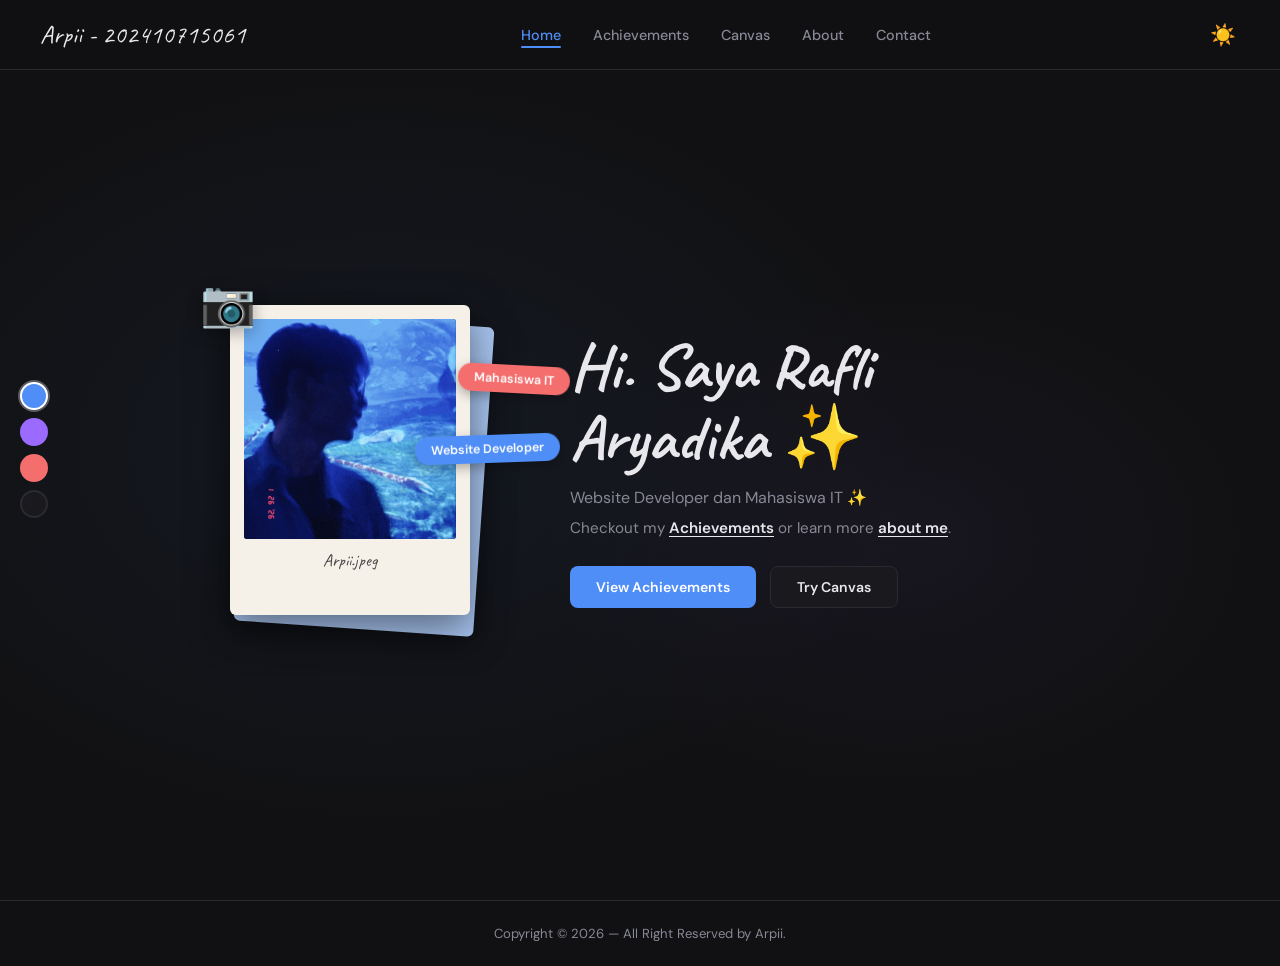
<file: index.html>
<!DOCTYPE html>
<html lang="id">
<head>
<meta charset="UTF-8">
<meta name="viewport" content="width=device-width, initial-scale=1.0">
<title>Arpii — Portfolio</title>
<link href="https://fonts.googleapis.com/css2?family=Caveat:wght@400;700&family=DM+Sans:wght@300;400;500&display=swap" rel="stylesheet">
<link rel="stylesheet" href="css/styles.css">
</head>
<body>

<nav>
  <a href="index.html" class="nav-logo">Arpii - 202410715061</a>
  <ul class="nav-links" id="navLinks">
    <li><a href="index.html" class="active" onclick="setActive(this)">Home</a></li>
    <li><a href="pages/achievements.html" onclick="setActive(this)">Achievements</a></li>
    <li><a href="pages/canvas.html" onclick="setActive(this)">Canvas</a></li>
    <li><a href="pages/about.html" onclick="setActive(this)">About</a></li>
    <li><a href="pages/contact.html" onclick="setActive(this)">Contact</a></li>
  </ul>
  <div class="nav-right">
  <button class="theme-btn" onclick="toggleTheme()" title="Toggle theme">☀️</button>
  <button class="hamburger" id="hamburger" onclick="toggleNav()" aria-label="Menu">
    <span></span><span></span><span></span>
  </button>
  </div>
</nav>

<div class="sidebar-palette" id="sidebarPalette">
  <div class="palette-dot active" style="background:#4f8ef7" title="Blue" onclick="setAccent('#4f8ef7', this)"></div>
  <div class="palette-dot" style="background:#9b6bff" title="Purple" onclick="setAccent('#9b6bff', this)"></div>
  <div class="palette-dot" style="background:#f46e6e" title="Red" onclick="setAccent('#f46e6e', this)"></div>
  <div class="palette-dot special" title="Open Canvas" onclick="openCanvas()"></div>
</div>

<section id="home">
  <div class="polaroid-stack" id="polaroidEl">
    <div class="polaroid-back"></div>
    <div class="polaroid-front">
      <div class="polaroid-photo">
        <img src="img/Arpii.jpeg" alt="Arpii">
      </div>
  <div class="polaroid-label">Arpii.jpeg</div>
</div>
    <div class="camera-icon">📷</div>
    <div class="badge badge-red">Mahasiswa IT</div>
    <div class="badge badge-blue">Website Developer</div>
  </div>

  <div class="hero-text">
    <h1 class="hero-greeting">Hi. Saya Rafli Aryadika ✨</h1>
    <p class="hero-sub">Website Developer dan Mahasiswa IT ✨</p>
    <p class="hero-links">
      Checkout my <a href="pages/achievements.html">Achievements</a> or learn more <a href="pages/about.html">about me</a>.
    </p>
    <div class="hero-cta">
      <a href="pages/achievements.html" class="btn btn-primary">View Achievements</a>
      <a href="pages/canvas.html" class="btn btn-ghost">Try Canvas</a>
    </div>
  </div>
</section>

<footer>Copyright © 2026 — All Right Reserved by Arpii.</footer>


<div id="canvasModal">
  <div class="modal-inner">
    <div class="modal-header">
      <span class="modal-title">🎨 Canvas Fullscreen</span>
      <button class="close-btn" onclick="closeCanvas()">✕</button>
    </div>
    <canvas id="drawCanvasFull" style="width:100%;height:500px;border-radius:10px;cursor:crosshair;background:#16161a;display:block;touch-action:none;"></canvas>
    <div style="display:flex;gap:10px;margin-top:14px;justify-content:flex-end">
      <button class="tool-btn" onclick="clearFullCanvas()">🗑️ Clear</button>
      <button class="btn btn-primary" onclick="downloadFullCanvas()">💾 Download</button>
    </div>
  </div>
</div>

<button class="scroll-top" id="scrollTopBtn" onclick="window.scrollTo({top:0,behavior:'smooth'})">↑</button>

  <div id="pageTransition">
    <img src="img/oia-uia.gif"
      class="transition-gif"
      alt="Loading animation"
      title="Page loading">
  </div>

<script src="js/script.js"></script>
</body>
</html>
</file>
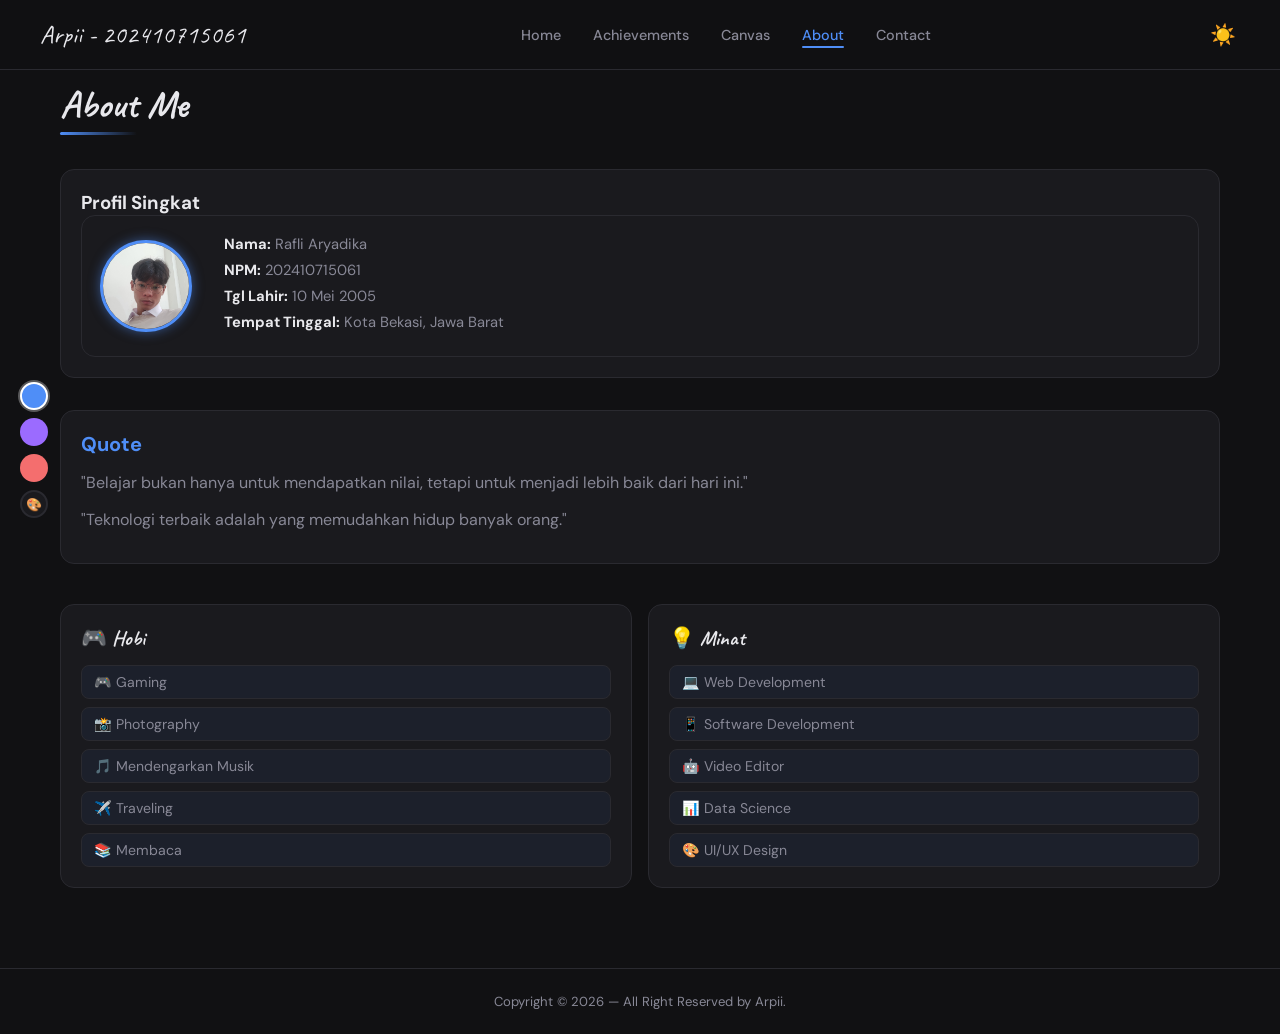
<file: pages/about.html>
<!DOCTYPE html>
<html lang="id">
<head>
<meta charset="UTF-8">
<meta name="viewport" content="width=device-width, initial-scale=1.0">
<title>Arpii — About</title>
<link href="https://fonts.googleapis.com/css2?family=Caveat:wght@400;700&family=DM+Sans:wght@300;400;500&display=swap" rel="stylesheet">
<link rel="stylesheet" href="../css/styles.css">
</head>
<body>

<nav>
  <a href="index.html" class="nav-logo">Arpii - 202410715061</a>
  <ul class="nav-links" id="navLinks">
    <li><a href="../index.html">Home</a></li>
    <li><a href="achievements.html">Achievements</a></li>
    <li><a href="canvas.html">Canvas</a></li>
    <li><a href="about.html" class="active">About</a></li>
    <li><a href="contact.html">Contact</a></li>
  </ul>
  <div class="nav-right">
  <button class="theme-btn" onclick="toggleTheme()" title="Toggle theme">☀️</button>
  <button class="hamburger" id="hamburger" onclick="toggleNav()" aria-label="Menu">
    <span></span><span></span><span></span>
  </button>
  </div>
</nav>

<div class="sidebar-palette" id="sidebarPalette">
  <div class="palette-dot active" style="background:#4f8ef7" title="Blue" onclick="setAccent('#4f8ef7', this)"></div>
  <div class="palette-dot" style="background:#9b6bff" title="Purple" onclick="setAccent('#9b6bff', this)"></div>
  <div class="palette-dot" style="background:#f46e6e" title="Red" onclick="setAccent('#f46e6e', this)"></div>
  <div class="palette-dot special" title="Open Canvas" onclick="window.location.href='canvas.html'">🎨</div>
</div>

<section id="about">
  <h2 class="section-title">About Me</h2>

  <div class="about-grid">

    <section class="about-main">
      <h3>Profil Singkat</h3>
      <div class="profile-card">
        <img src="../img/rafli.jpg" alt="Rafli Aryadika" class="profile-img">

        <div class="profile-info">
          <p><strong>Nama:</strong> Rafli Aryadika</p>
          <p><strong>NPM:</strong> 202410715061</p>
          <p><strong>Tgl Lahir:</strong> 10 Mei 2005</p>
          <p><strong>Tempat Tinggal:</strong> Kota Bekasi, Jawa Barat</p>
        </div>
      </div>
    </section>

    <aside class="about-aside">
      <h3>Quote</h3>
      <p>"Belajar bukan hanya untuk mendapatkan nilai, tetapi untuk menjadi lebih baik dari hari ini."</p>
      <p>"Teknologi terbaik adalah yang memudahkan hidup banyak orang."</p>
    </aside>

  </div>

  <div class="about-hobbies">
      <div class="hobbies-col">
        <h3 class="hobbies-title">🎮 Hobi</h3>
        <ul class="hobbies-list">
          <li>🎮 Gaming</li>
          <li>📸 Photography</li>
          <li>🎵 Mendengarkan Musik</li>
          <li>✈️ Traveling</li>
          <li>📚 Membaca</li>
        </ul>
      </div>
      <div class="hobbies-col">
        <h3 class="hobbies-title">💡 Minat</h3>
        <ul class="hobbies-list">
          <li>💻 Web Development</li>
          <li>📱 Software Development</li>
          <li>🤖 Video Editor</li>
          <li>📊 Data Science</li>
          <li>🎨 UI/UX Design</li>
        </ul>
      </div>
    </div>
</section>

<footer>Copyright © 2026 — All Right Reserved by Arpii.</footer>

<button class="scroll-top" id="scrollTopBtn" onclick="window.scrollTo({top:0,behavior:'smooth'})">↑</button>

  <div id="pageTransition">
    <img src="../img/oia-uia.gif"
      class="transition-gif"
      alt="Loading animation"
      title="Page loading">
  </div>

<script src="../js/script.js"></script>
</body>
</html>
</file>
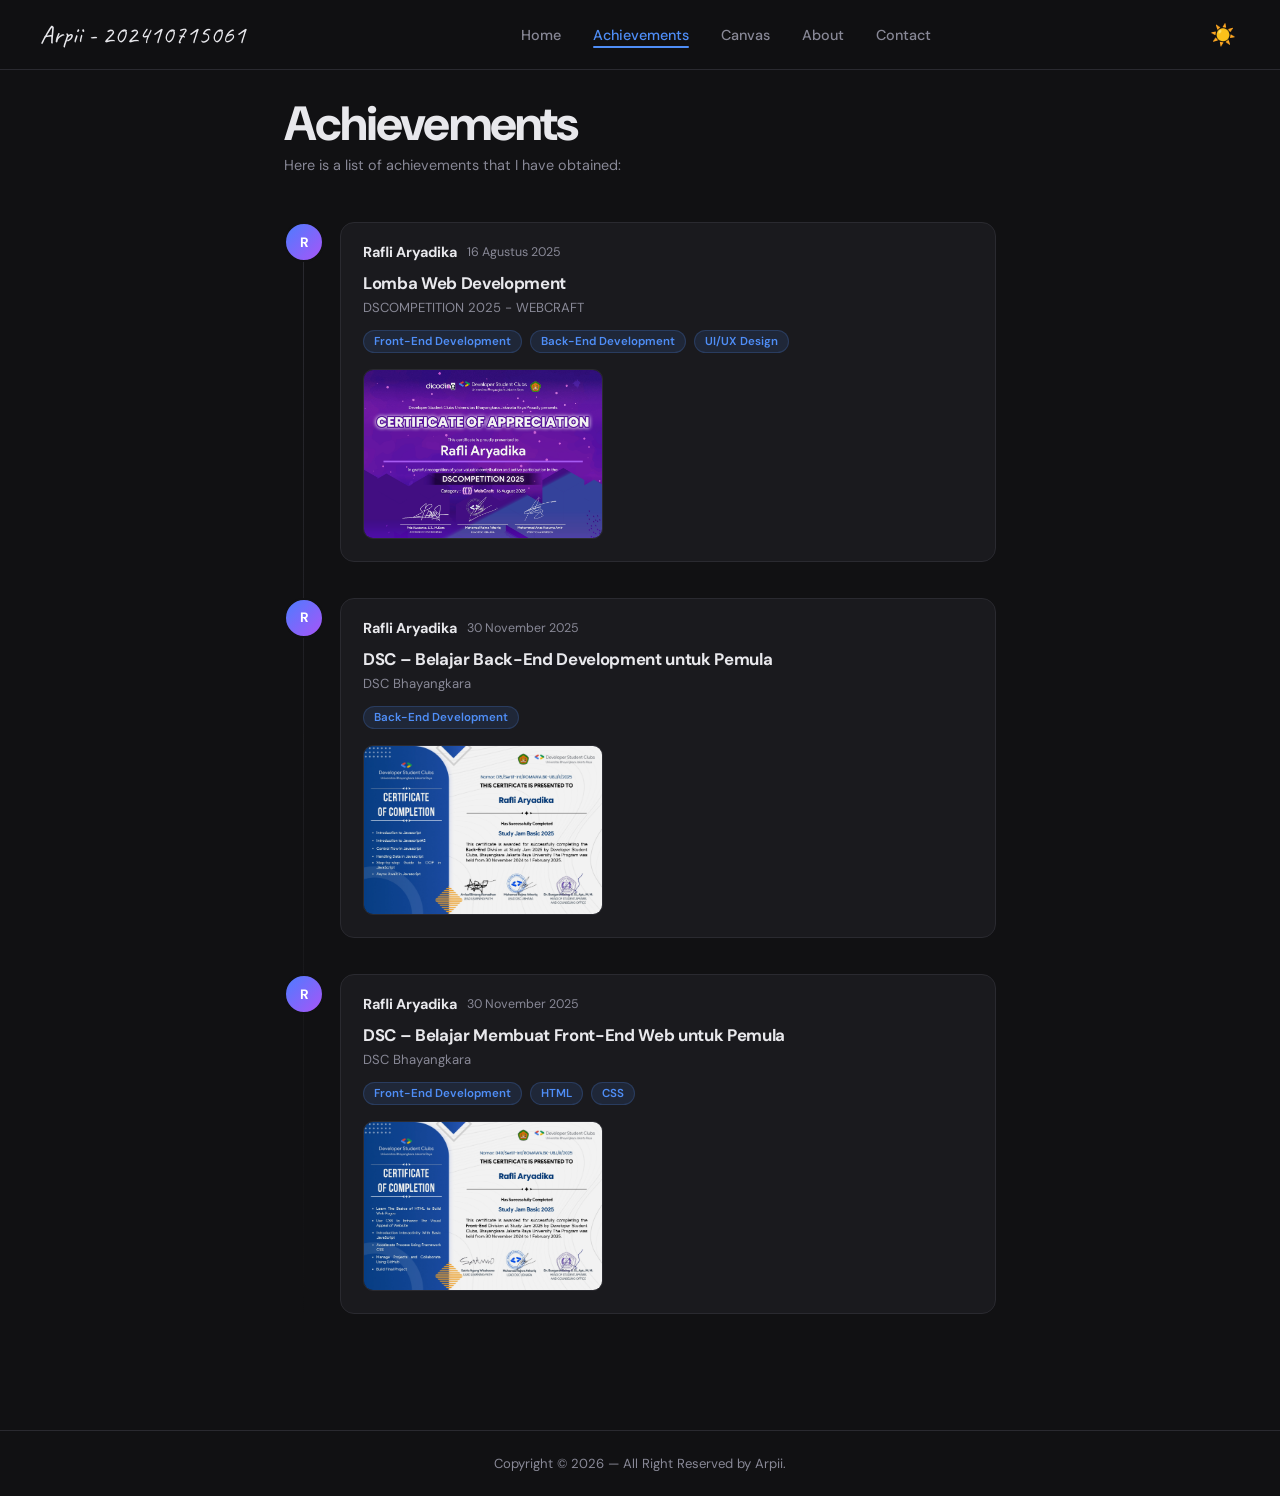
<file: pages/achievements.html>
<!DOCTYPE html>
<html lang="id">
<head>
<meta charset="UTF-8">
<meta name="viewport" content="width=device-width, initial-scale=1.0">
<title>Achievements – Arpii</title>
<link href="https://fonts.googleapis.com/css2?family=Caveat:wght@400;700&family=DM+Sans:wght@300;400;500&display=swap" rel="stylesheet">
<link rel="stylesheet" href="../css/styles.css">
</head>
<body>

<!-- NAVBAR -->
<nav>
  <a href="index.html" class="nav-logo">Arpii - 202410715061</a>
  <ul class="nav-links" id="navLinks">
    <li><a href="../index.html">Home</a></li>
    <li><a href="achievements.html" class="active">Achievements</a></li>
    <li><a href="canvas.html">Canvas</a></li>
    <li><a href="about.html">About</a></li>
    <li><a href="contact.html">Contact</a></li>
  </ul>
  <div class="nav-right">
    <button class="theme-btn" onclick="toggleTheme()" title="Toggle theme">☀️</button>
    <button class="hamburger" id="hamburger" onclick="toggleNav()" aria-label="Menu">
  <span></span><span></span><span></span>
  </button>
  </div>
</nav>

<!-- MAIN -->
<main class="page">
  <div class="page-header">
    <h1>Achievements</h1>
    <p>Here is a list of achievements that I have obtained:</p>
  </div>

  <div class="timeline">

    <!-- Achievement 1 -->
    <div class="achievement-item">
      <div class="avatar-col">
        <div class="avatar">R</div>
      </div>
      <div class="card">
        <div class="card-meta">
          <span class="card-name">Rafli Aryadika</span>
          <span class="card-date">16 Agustus 2025</span>
        </div>
        <div class="card-title">Lomba Web Development</div>
        <div class="card-issuer">DSCOMPETITION 2025 - WEBCRAFT</div>
        <div class="tags">
          <span class="tag">Front-End Development</span>
          <span class="tag">Back-End Development</span>
          <span class="tag">UI/UX Design</span>
        </div>
        <div class="cert-img-wrap" onclick="openLightbox(this)">
          <img src="../img/DSCompetition.jpg" alt="Sertifikat Participation">
        </div>
      </div>
    </div>

    <!-- Achievement 2 -->
    <div class="achievement-item">
      <div class="avatar-col">
        <div class="avatar">R</div>
      </div>
      <div class="card">
        <div class="card-meta">
          <span class="card-name">Rafli Aryadika</span>
          <span class="card-date">30 November 2025</span>
        </div>
        <div class="card-title">DSC – Belajar Back-End Development untuk Pemula</div>
        <div class="card-issuer">DSC Bhayangkara</div>
        <div class="tags">
          <span class="tag">Back-End Development</span>
        </div>
        <div class="cert-img-wrap" onclick="openLightbox(this)">
          <img src="../img/backend.jpg" alt="Sertifikat Backend">
        </div>
      </div>
    </div>

    <div class="achievement-item">
      <div class="avatar-col">
        <div class="avatar">R</div>
      </div>
      <div class="card">
        <div class="card-meta">
          <span class="card-name">Rafli Aryadika</span>
          <span class="card-date">30 November 2025</span>
        </div>
        <div class="card-title">DSC – Belajar Membuat Front-End Web untuk Pemula</div>
        <div class="card-issuer">DSC Bhayangkara</div>
        <div class="tags">
          <span class="tag">Front-End Development</span>
          <span class="tag">HTML</span>
          <span class="tag">CSS</span>
        </div>
        <div class="cert-img-wrap" onclick="openLightbox(this)">
          <img src="../img/frontend.jpg" alt="Sertifikat Frontend">
        </div>
      </div>
    </div>

  </div>
</main>

<!-- LIGHTBOX -->
<div class="lightbox" id="lightbox" onclick="closeLightbox(event)">
  <button class="lightbox-close" onclick="closeLightbox()">✕</button>
</div>

  <div id="pageTransition">
    <img src="../img/oia-uia.gif"
      class="transition-gif"
      alt="Loading animation"
      title="Page loading">
  </div>

<footer>Copyright © 2026 — All Right Reserved by Arpii.</footer>

<script src="../js/script.js"></script>
</body>
</html>
</file>
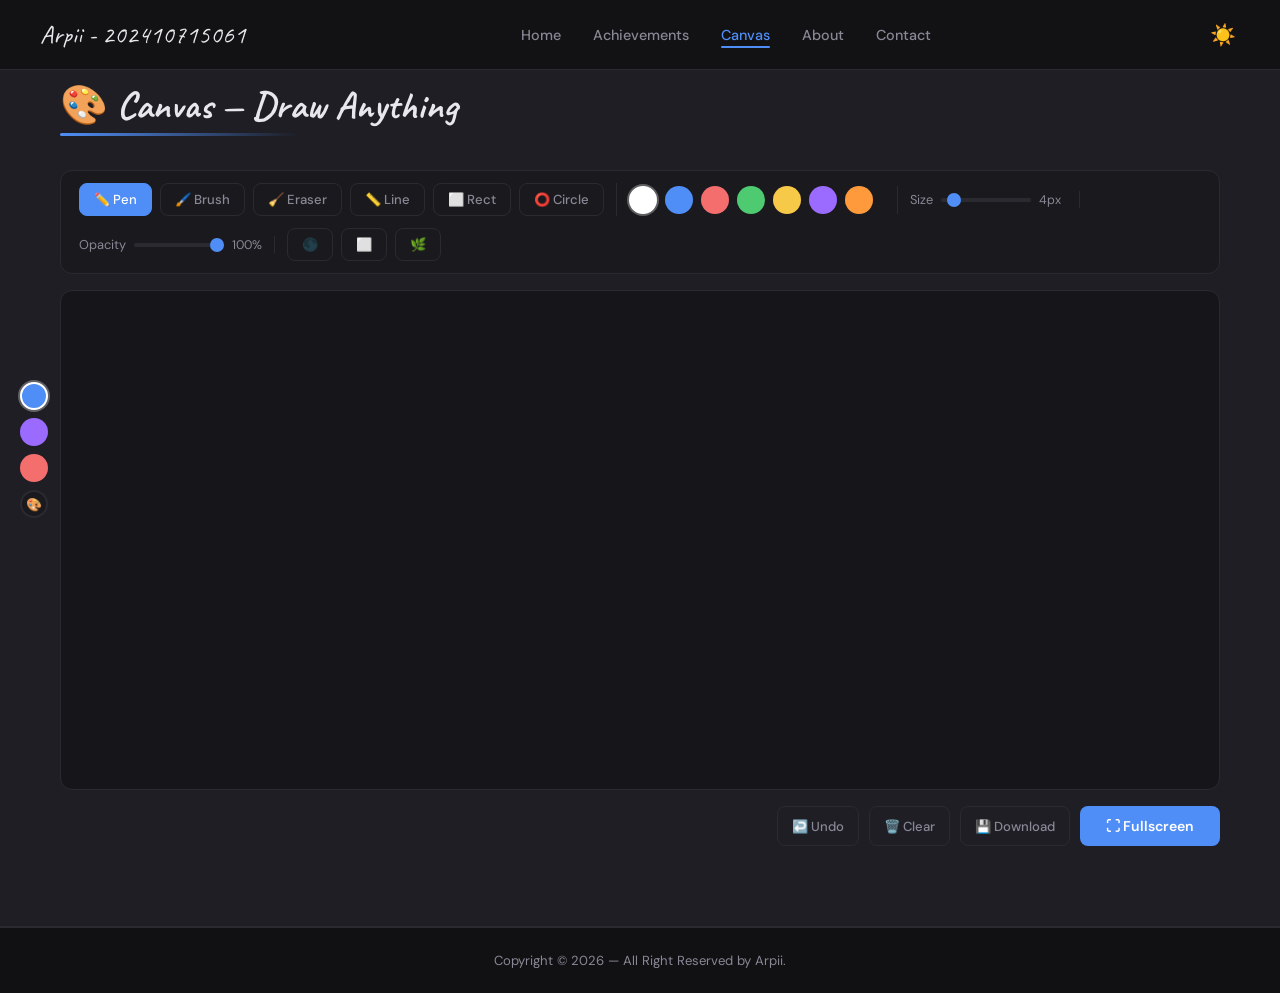
<file: pages/canvas.html>
<!DOCTYPE html>
<html lang="id">
<head>
<meta charset="UTF-8">
<meta name="viewport" content="width=device-width, initial-scale=1.0">
<title>Arpii — Canvas</title>
<link href="https://fonts.googleapis.com/css2?family=Caveat:wght@400;700&family=DM+Sans:wght@300;400;500&display=swap" rel="stylesheet">
<link rel="stylesheet" href="../css/styles.css">
</head>
<body>

<nav>
  <a href="../index.html" class="nav-logo">Arpii - 202410715061</a>
  <ul class="nav-links" id="navLinks">
    <li><a href="../index.html">Home</a></li>
    <li><a href="achievements.html">Achievements</a></li>
    <li><a href="canvas.html" class="active">Canvas</a></li>
    <li><a href="about.html">About</a></li>
    <li><a href="contact.html">Contact</a></li>
  </ul>
  <div class="nav-right">
  <button class="theme-btn" onclick="toggleTheme()" title="Toggle theme">☀️</button>
  <button class="hamburger" id="hamburger" onclick="toggleNav()" aria-label="Menu">
    <span></span><span></span><span></span>
  </button>
  </div>
</nav>

<div class="sidebar-palette" id="sidebarPalette">
  <div class="palette-dot active" style="background:#4f8ef7" title="Blue" onclick="setAccent('#4f8ef7', this)"></div>
  <div class="palette-dot" style="background:#9b6bff" title="Purple" onclick="setAccent('#9b6bff', this)"></div>
  <div class="palette-dot" style="background:#f46e6e" title="Red" onclick="setAccent('#f46e6e', this)"></div>
  <div class="palette-dot special" title="Open Canvas" onclick="openCanvas()">🎨</div>
</div>

<section id="canvas-section">
  <h2 class="section-title">🎨 Canvas — Draw Anything</h2>
  <div class="canvas-wrapper">
    <div class="canvas-toolbar">

      <div class="toolbar-group">
        <button class="tool-btn active" id="toolPen" onclick="setTool('pen', this)">✏️ Pen</button>
        <button class="tool-btn" id="toolBrush" onclick="setTool('brush', this)">🖌️ Brush</button>
        <button class="tool-btn" id="toolEraser" onclick="setTool('eraser', this)">🧹 Eraser</button>
        <button class="tool-btn" id="toolLine" onclick="setTool('line', this)">📏 Line</button>
        <button class="tool-btn" id="toolRect" onclick="setTool('rect', this)">⬜ Rect</button>
        <button class="tool-btn" id="toolCircle" onclick="setTool('circle', this)">⭕ Circle</button>
      </div>


      <div class="toolbar-group">
        <div class="color-swatch selected" style="background:#ffffff" onclick="setColor('#ffffff', this)"></div>
        <div class="color-swatch" style="background:#4f8ef7" onclick="setColor('#4f8ef7', this)"></div>
        <div class="color-swatch" style="background:#f46e6e" onclick="setColor('#f46e6e', this)"></div>
        <div class="color-swatch" style="background:#4ecb71" onclick="setColor('#4ecb71', this)"></div>
        <div class="color-swatch" style="background:#f7c948" onclick="setColor('#f7c948', this)"></div>
        <div class="color-swatch" style="background:#9b6bff" onclick="setColor('#9b6bff', this)"></div>
        <div class="color-swatch" style="background:#ff9a3c" onclick="setColor('#ff9a3c', this)"></div>
        <label style="cursor:pointer" title="Custom color">
          <span class="color-swatch" style="background: conic-gradient(red,yellow,lime,cyan,blue,magenta,red)"></span>
          <input type="color" class="color-input" id="colorPicker" oninput="setColor(this.value, null)">
        </label>
      </div>


      <div class="toolbar-group">
        <span style="font-size:0.8rem;color:var(--muted)">Size</span>
        <input type="range" class="size-slider" id="brushSize" min="1" max="40" value="4" oninput="updateSize(this.value)">
        <span class="size-label" id="sizeLabel">4px</span>
      </div>


      <div class="toolbar-group">
        <span style="font-size:0.8rem;color:var(--muted)">Opacity</span>
        <input type="range" class="size-slider" id="opacitySlider" min="10" max="100" value="100" oninput="updateOpacity(this.value)">
        <span class="size-label" id="opacityLabel">100%</span>
      </div>


      <div class="toolbar-group">
        <button class="tool-btn" onclick="setCanvasBg('#16161a')" title="Dark bg">🌑</button>
        <button class="tool-btn" onclick="setCanvasBg('#ffffff')" title="White bg">⬜</button>
        <button class="tool-btn" onclick="setCanvasBg('#1a2a1a')" title="Green bg">🌿</button>
      </div>
    </div>

    <canvas id="drawCanvas"></canvas>

    <div class="canvas-footer">
      <button class="tool-btn" onclick="undoCanvas()">↩️ Undo</button>
      <button class="tool-btn" onclick="clearCanvas()">🗑️ Clear</button>
      <button class="tool-btn" onclick="downloadCanvas()">💾 Download</button>
      <button class="btn btn-primary" onclick="openCanvas()">⛶ Fullscreen</button>
    </div>
  </div>
</section>


<footer>Copyright © 2026 — All Right Reserved by Arpii.</footer>

<div id="canvasModal">
  <div class="modal-inner">
    <div class="modal-header">
      <span class="modal-title">🎨 Canvas Fullscreen</span>
      <button class="close-btn" onclick="closeCanvas()">✕</button>
    </div>
    <canvas id="drawCanvasFull" style="width:100%;height:500px;border-radius:10px;cursor:crosshair;background:#16161a;display:block;touch-action:none;"></canvas>
    <div style="display:flex;gap:10px;margin-top:14px;justify-content:flex-end">
      <button class="tool-btn" onclick="clearFullCanvas()">🗑️ Clear</button>
      <button class="btn btn-primary" onclick="downloadFullCanvas()">💾 Download</button>
    </div>
  </div>
</div>

<button class="scroll-top" id="scrollTopBtn" onclick="window.scrollTo({top:0,behavior:'smooth'})">↑</button>

  <div id="pageTransition">
    <img src="../img/oia-uia.gif"
      class="transition-gif"
      alt="Loading animation"
      title="Page loading">
  </div>

  <script src="../js/script.js" defer></script>
</body>
</html>
</file>
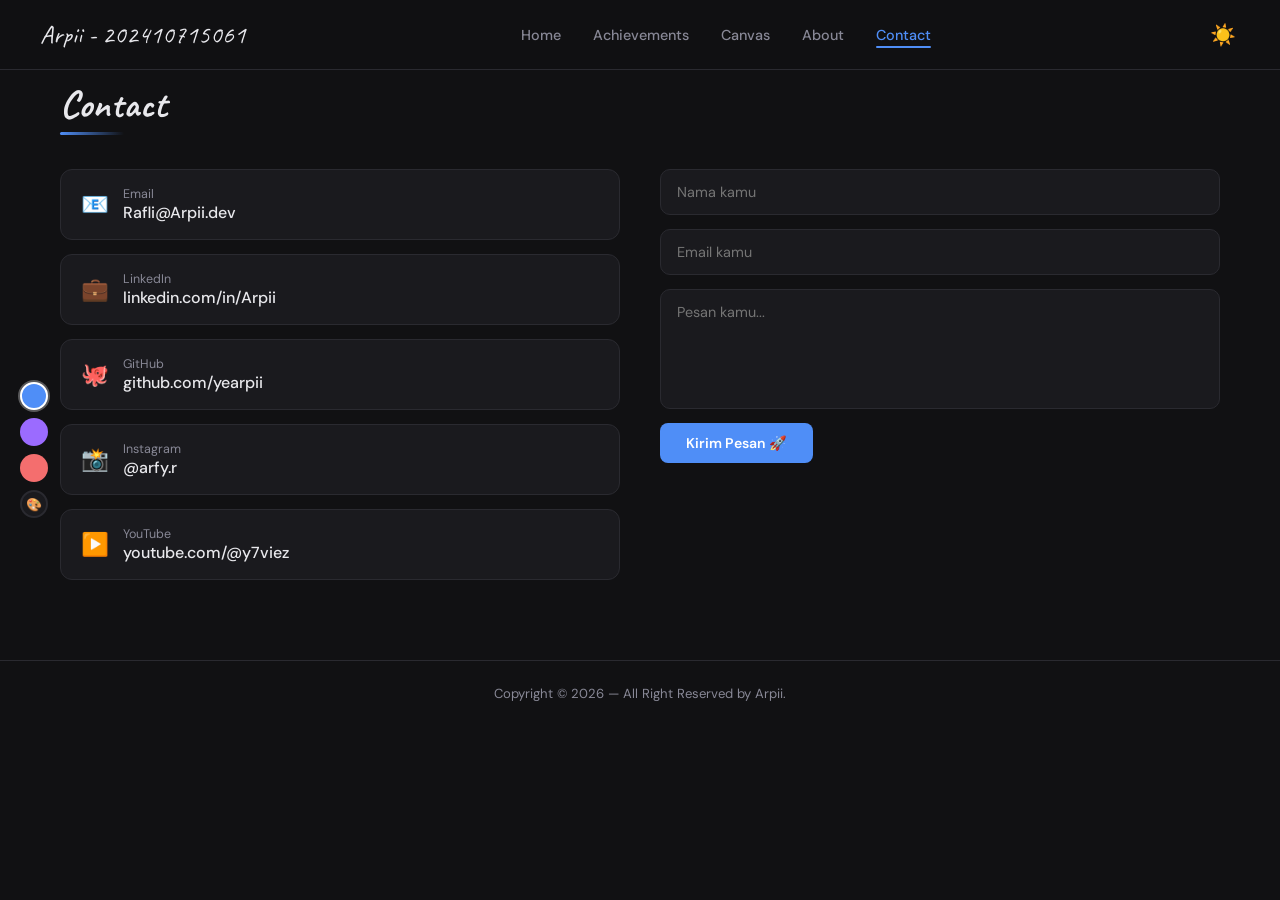
<file: pages/contact.html>
<!DOCTYPE html>
<html lang="id">
<head>
<meta charset="UTF-8">
<meta name="viewport" content="width=device-width, initial-scale=1.0">
<title>Arpii — Contact</title>
<link href="https://fonts.googleapis.com/css2?family=Caveat:wght@400;700&family=DM+Sans:wght@300;400;500&display=swap" rel="stylesheet">
<link rel="stylesheet" href="../css/styles.css">
</head>
<body>

<nav>
  <a href="../index.html" class="nav-logo">Arpii - 202410715061</a>
  <ul class="nav-links" id="navLinks">
    <li><a href="../index.html">Home</a></li>
    <li><a href="achievements.html">Achievements</a></li>
    <li><a href="canvas.html">Canvas</a></li>
    <li><a href="about.html">About</a></li>
    <li><a href="contact.html" class="active">Contact</a></li>
  </ul>
  <div class="nav-right">
  <button class="theme-btn" onclick="toggleTheme()" title="Toggle theme">☀️</button>
  <button class="hamburger" id="hamburger" onclick="toggleNav()" aria-label="Menu">
    <span></span><span></span><span></span>
  </button>
  </div>
</nav>

<div class="sidebar-palette" id="sidebarPalette">
  <div class="palette-dot active" style="background:#4f8ef7" title="Blue" onclick="setAccent('#4f8ef7', this)"></div>
  <div class="palette-dot" style="background:#9b6bff" title="Purple" onclick="setAccent('#9b6bff', this)"></div>
  <div class="palette-dot" style="background:#f46e6e" title="Red" onclick="setAccent('#f46e6e', this)"></div>
  <div class="palette-dot special" title="Open Canvas" onclick="window.location.href='canvas.html'">🎨</div>
</div>

<section id="contact">
  <h2 class="section-title">Contact</h2>
  <div class="contact-grid">
    <div class="contact-links">
      <a href="mailto:Rafliaryadika@Arpii.dev" class="contact-link" target="_blank"><span class="contact-link-icon">📧</span><div><div class="contact-link-label">Email</div><div class="contact-link-value">Rafli@Arpii.dev</div></div></a>
      <a href="https://www.linkedin.com/in/rafli-aryadika-8a33832b1/?locale=en" class="contact-link" target="_blank"><span class="contact-link-icon">💼</span><div><div class="contact-link-label">LinkedIn</div><div class="contact-link-value">linkedin.com/in/Arpii</div></div></a>
      <a href="https://github.com/yearpii" class="contact-link" target="_blank"><span class="contact-link-icon">🐙</span><div><div class="contact-link-label">GitHub</div><div class="contact-link-value">github.com/yearpii</div></div></a>
      <a href="https://www.instagram.com/arfy.r" class="contact-link" target="_blank"><span class="contact-link-icon">📸</span><div><div class="contact-link-label">Instagram</div><div class="contact-link-value">@arfy.r</div></div></a>
      <a href="https://www.youtube.com/@y7viez" class="contact-link" target="_blank"><span class="contact-link-icon">▶️</span><div><div class="contact-link-label">YouTube</div><div class="contact-link-value">youtube.com/@y7viez</div></div></a>
    </div>
    <div class="contact-form">
      <input type="text" class="form-input" placeholder="Nama kamu">
      <input type="email" class="form-input" placeholder="Email kamu">
      <textarea class="form-textarea" placeholder="Pesan kamu..."></textarea>
      <button class="btn btn-primary" style="align-self:flex-start" onclick="alert('Pesan terkirim! ✅')">Kirim Pesan 🚀</button>
    </div>
  </div>
</section>

<footer>Copyright © 2026 — All Right Reserved by Arpii.</footer>

<button class="scroll-top" id="scrollTopBtn" onclick="window.scrollTo({top:0,behavior:'smooth'})">↑</button>

  <div id="pageTransition">
    <img src="../img/oia-uia.gif"
      class="transition-gif"
      alt="Loading animation"
      title="Page loading">
  </div>

<script src="../js/script.js"></script>
</body>
</html>
</file>
<file: css/styles.css>
html{
  scroll-behavior: smooth;
}

:root {
  --bg:            #111113;
  --surface:       #1a1a1e;
  --border:        #2a2a30;
  --accent-blue:   #4f8ef7;
  --accent-pink:   #f46e6e;
  --accent-purple: #9b6bff;
  --text:          #e8e8ec;
  --muted:         #888896;
  --polaroid-bg:   #f5f0e8;
  --canvas-bg:     #1e1e24;
}

*, *::before, *::after {
  box-sizing: border-box;
  margin: 0;
  padding: 0;
}

html {
  scroll-behavior: smooth;
}

body {
  background:   var(--bg);
  color:        var(--text);
  font-family:  'DM Sans', sans-serif;
  min-height:   100vh;
  overflow-x:   hidden;
  transition:   background 0.4s ease, color 0.3s ease;
}

body, nav, .polaroid-front, .stat-box, .contact-link,
.form-input, .form-textarea, .card, .project-card,
.canvas-toolbar, #drawCanvas, .modal-inner {
  transition: background 0.4s ease, border-color 0.3s ease, color 0.3s ease;
}

nav {
  position:        fixed;
  top: 0; left: 0; right: 0;
  z-index:         100;
  display:         flex;
  align-items:     center;
  justify-content: space-between;
  flex-wrap:       wrap;
  padding:         18px 40px;
  background:      rgba(17,17,19,0.85);
  backdrop-filter: blur(12px);
  border-bottom:   1px solid var(--border);
  transition:      background 0.4s ease, border-color 0.3s ease;
}

.nav-logo {
  font-family:     'Caveat', cursive;
  font-size:       1.6rem;
  color:           var(--text);
  text-decoration: none;
}

.nav-links {
  display:    flex;
  gap:        32px;
  list-style: none;
}

.nav-links a {
  color:           var(--muted);
  text-decoration: none;
  font-size:       0.9rem;
  font-weight:     500;
  position:        relative;
  transition:      color 0.2s;
}

.nav-links a:hover          { color: var(--text); }
.nav-links a.active         { color: var(--accent-blue); }
.nav-links a.active::after  {
  content:       '';
  position:      absolute;
  bottom: -4px; left: 0; right: 0;
  height:        2px;
  background:    var(--accent-blue);
  border-radius: 2px;
}

.nav-right {
  display:     flex;
  align-items: center;
  gap:         12px;
}

.theme-btn {
  background:  none;
  border:      none;
  cursor:      pointer;
  font-size:   1.3rem;
  padding:     4px;
  transition:  transform 0.4s cubic-bezier(0.34, 1.56, 0.64, 1);
}

.theme-btn:hover {
  transform: rotate(30deg) scale(1.1);
}

.theme-btn.spinning {
  animation: themeSpin 0.5s cubic-bezier(0.34, 1.56, 0.64, 1) forwards;
}

@keyframes themeSpin {
  0%   { transform: rotate(0deg)   scale(1);   }
  40%  { transform: rotate(200deg) scale(1.3); }
  70%  { transform: rotate(340deg) scale(0.9); }
  100% { transform: rotate(360deg) scale(1);   }
}

.hamburger {
  display:       none;
  flex-direction: column;
  gap:           5px;
  background:    none;
  border:        1px solid var(--border);
  border-radius: 8px;
  padding:       8px 10px;
  cursor:        pointer;
}

.hamburger span {
  display:       block;
  width:         20px;
  height:        2px;
  background:    var(--text);
  border-radius: 2px;
  transition:    all 0.3s;
}

.hamburger.open span:nth-child(1) { transform: translateY(7px) rotate(45deg);  }
.hamburger.open span:nth-child(2) { opacity: 0;                                 }
.hamburger.open span:nth-child(3) { transform: translateY(-7px) rotate(-45deg); }

.sidebar-palette {
  position:       fixed;
  left:           20px;
  top:            50%;
  transform:      translateY(-50%);
  display:        flex;
  flex-direction: column;
  align-items:    center;
  gap:            8px;
  z-index:        50;
}

.palette-dot {
  width:      28px;
  height:     28px;
  border:     2px solid transparent;
  border-radius: 50%;
  cursor:     pointer;
  transition: transform 0.2s, box-shadow 0.2s;
}

.palette-dot:hover  { transform: scale(1.2); }
.palette-dot.active { border-color: white; box-shadow: 0 0 0 2px rgba(255,255,255,0.3); }
.palette-dot.special {
  background:      var(--surface);
  border:          2px solid var(--border);
  display:         flex;
  align-items:     center;
  justify-content: center;
  font-size:       0.8rem;
}

#home {
  min-height:      100vh;
  display:         flex;
  align-items:     center;
  justify-content: center;
  gap:             80px;
  padding:         100px 60px 60px;
  position:        relative;
  overflow:        hidden;
}

#home::before {
  content:        '';
  position:       absolute;
  inset:          0;
  background:     radial-gradient(ellipse 60% 60% at 30% 50%, rgba(79,142,247,0.07) 0%, transparent 70%),
                  radial-gradient(ellipse 40% 40% at 70% 60%, rgba(155,107,255,0.05) 0%, transparent 70%);
  pointer-events: none;
}

/* --- Polaroid --- */
.polaroid-stack {
  position:   relative;
  width:      260px;
  height:     330px;
  flex-shrink: 0;
  animation:  floatPolaroid 4s ease-in-out infinite;
}

@keyframes floatPolaroid {
  0%, 100% { transform: translateY(0px)   rotate(-4deg); }
  50%       { transform: translateY(-14px) rotate(-2deg); }
}

.polaroid-back {
  position:      absolute;
  top: 14px; left: 14px;
  width:         240px;
  height:        310px;
  background:    #a8c5f0;
  border-radius: 6px;
  transform:     rotate(4deg);
  box-shadow:    0 8px 32px rgba(0,0,0,0.4);
}

.polaroid-front {
  position:      absolute;
  top: 0; left: 0;
  width:         240px;
  height:        310px;
  background:    var(--polaroid-bg);
  border-radius: 6px;
  padding:       14px 14px 48px;
  box-shadow:    0 12px 40px rgba(0,0,0,0.5);
  cursor:        grab;
}

.polaroid-photo {
  width:           100%;
  height:          220px;
  background:      linear-gradient(145deg, #2a2d3a, #1a1d2e);
  border-radius:   3px;
  overflow:        hidden;
  display:         flex;
  align-items:     center;
  justify-content: center;
  font-size:       4rem;
}

.polaroid-photo img {
  width:      100%;
  height:     100%;
  object-fit: cover;
  display:    block;
  filter:     contrast(1.05) brightness(1.05);
}

.polaroid-label {
  font-family: 'Caveat', cursive;
  font-size:   1.1rem;
  color:       #444;
  text-align:  center;
  margin-top:  10px;
}

/* --- Camera Icon --- */
.camera-icon {
  position:  absolute;
  top:  -30px;
  left: -30px;
  font-size: 2.8rem;
  animation: cameraBob 3s ease-in-out infinite;
  filter:    drop-shadow(0 4px 8px rgba(0,0,0,0.3));
}

@keyframes cameraBob {
  0%, 100% { transform: rotate(-10deg) scale(1);    }
  50%       { transform: rotate(5deg)   scale(1.05); }
}

/* --- Badges --- */
.badge {
  position:      absolute;
  padding:       6px 16px;
  border-radius: 20px;
  font-size:     0.78rem;
  font-weight:   600;
  white-space:   nowrap;
  box-shadow:    0 4px 12px rgba(0,0,0,0.3);
  animation:     badgePop 0.6s cubic-bezier(0.34, 1.56, 0.64, 1) both;
}

.badge-red  { background: #f46e6e; color: white; top: 60px;  right: -80px; transform: rotate(3deg);  animation-delay: 0.3s; }
.badge-blue { background: #4f8ef7; color: white; top: 130px; right: -70px; transform: rotate(-2deg); animation-delay: 0.5s; }

@keyframes badgePop {
  from { opacity: 0; transform: scale(0.5) rotate(10deg); }
  to   { opacity: 1; }
}

/* --- Hero Text --- */
.hero-text { max-width: 480px; }

.hero-greeting {
  font-family:  'Caveat', cursive;
  font-size:    clamp(2.8rem, 5vw, 4.2rem);
  font-weight:  700;
  line-height:  1.1;
  margin-bottom: 14px;
  animation:    slideUp 0.7s ease both 0.2s;
}

.hero-sub {
  color:         var(--muted);
  font-size:     1rem;
  margin-bottom: 10px;
  animation:     slideUp 0.7s ease both 0.35s;
}

.hero-links {
  font-size:  0.95rem;
  color:      var(--muted);
  animation:  slideUp 0.7s ease both 0.45s;
}

.hero-links a {
  color:                var(--text);
  font-weight:          600;
  text-decoration:      underline;
  text-underline-offset: 3px;
  transition:           color 0.2s;
}

.hero-links a:hover { color: var(--accent-blue); }

.hero-cta {
  display:    flex;
  gap:        14px;
  margin-top: 28px;
  animation:  slideUp 0.7s ease both 0.55s;
}

@keyframes slideUp {
  from { opacity: 0; transform: translateY(24px); }
  to   { opacity: 1; transform: translateY(0);    }
}

.btn {
  padding:       11px 26px;
  border-radius: 8px;
  font-family:   'DM Sans', sans-serif;
  font-size:     0.88rem;
  font-weight:   600;
  cursor:        pointer;
  border:        none;
  text-decoration: none;
  display:       inline-flex;
  align-items:   center;
  gap:           6px;
  transition:    all 0.2s;
}

.btn-primary       { background: var(--accent-blue); color: white; }
.btn-primary:hover { background: #3a7ae8; transform: translateY(-2px); box-shadow: 0 8px 20px rgba(79,142,247,0.35); }

.btn-ghost         { background: var(--surface); color: var(--text); border: 1px solid var(--border); }
.btn-ghost:hover   { border-color: var(--accent-blue); color: var(--accent-blue); transform: translateY(-2px); }

section { padding: 80px 60px; }

.section-title {
  font-family:    'Caveat', cursive;
  font-size:      2.4rem;
  margin-bottom:  40px;
  position:       relative;
  display:        inline-block;
}

.section-title::after {
  content:       '';
  position:      absolute;
  bottom: -6px; left: 0;
  width:         60%;
  height:        3px;
  background:    linear-gradient(90deg, var(--accent-blue), transparent);
  border-radius: 2px;
}

/* ABOUT */
.about-grid {
  display:               grid;
  grid-template-columns: 2fr 1fr;
  gap:                   24px;
  align-items:           start;
}

.about-main, .about-aside {
  background:    var(--surface);
  border:        1px solid var(--border);
  border-radius: 14px;
  padding:       20px;
}

.about-aside {
  margin-top: 8px;
}

.about-hobbies {
  margin-top: 40px;
}

.about-aside h3 {
  margin-bottom: 12px;
  font-size: 1.25rem;
  color: var(--accent-blue);
}

.about-aside p {
  color: var(--muted);
  line-height: 1.7;
  margin-bottom: 10px;
}

.about-bio       { line-height: 1.8; color: var(--muted); font-size: 0.95rem; }
.about-bio p     { margin-bottom: 16px; }

/* Hobi & Minat */
.about-hobbies {
  display:               grid;
  grid-template-columns: 1fr 1fr;
  gap:                   16px;
}

.hobbies-col {
  background:    var(--surface);
  border:        1px solid var(--border);
  border-radius: 14px;
  padding:       20px;
  transition:    border-color 0.25s, box-shadow 0.25s;
}

.hobbies-col:hover {
  border-color: var(--accent-blue);
  box-shadow:   0 8px 24px rgba(0,0,0,0.3);
}

.hobbies-title {
  font-family:   'Caveat', cursive;
  font-size:     1.3rem;
  font-weight:   700;
  color:         var(--text);
  margin-bottom: 14px;
}

.hobbies-list {
  list-style:     none;
  display:        flex;
  flex-direction: column;
  gap:            8px;
}

.hobbies-list li {
  font-size:     0.88rem;
  color:         var(--muted);
  padding:       7px 12px;
  background:    rgba(79,142,247,0.06);
  border:        1px solid var(--border);
  border-radius: 8px;
  transition:    all 0.2s;
}

.hobbies-list li:hover {
  color:        var(--text);
  border-color: var(--accent-blue);
  background:   rgba(79,142,247,0.1);
  transform:    translateX(4px);
}
.stat-box {
  background:    var(--surface);
  border:        1px solid var(--border);
  border-radius: 12px;
  padding:       20px;
  text-align:    center;
}

.stat-num  { font-family: 'Caveat', cursive; font-size: 2.4rem; color: var(--accent-blue); }
.stat-desc { font-size: 0.8rem; color: var(--muted); margin-top: 4px; }

.page {
  max-width: 760px;
  margin:    0 auto;
  padding:   100px 24px 80px;
}

.page-header        { margin-bottom: 48px; animation: fadeUp .5s ease both; }
.page-header h1     { font-weight: 800; font-size: clamp(2rem, 5vw, 3rem); letter-spacing: -.04em; line-height: 1; margin-bottom: 8px; }
.page-header p      { color: var(--muted); font-size: .9rem; }

.timeline           { position: relative; }
.timeline::before   {
  content:    '';
  position:   absolute;
  left:       19px;
  top: 0; bottom: 0;
  width:      1px;
  background: linear-gradient(to bottom, var(--border), transparent);
}

.achievement-item {
  display:               grid;
  grid-template-columns: 40px 1fr;
  gap:                   16px;
  margin-bottom:         36px;
  animation:             fadeUp .5s ease both;
}

.achievement-item:nth-child(1) { animation-delay: .08s; }
.achievement-item:nth-child(2) { animation-delay: .16s; }
.achievement-item:nth-child(3) { animation-delay: .24s; }
.achievement-item:nth-child(4) { animation-delay: .32s; }

.avatar-col { display: flex; flex-direction: column; align-items: center; }

.avatar {
  width:           40px;
  height:          40px;
  border-radius:   50%;
  background:      linear-gradient(135deg, #4d7cff 0%, #a855f7 100%);
  display:         flex;
  align-items:     center;
  justify-content: center;
  font-weight:     700;
  font-size:       .85rem;
  color:           #fff;
  flex-shrink:     0;
  position:        relative;
  z-index:         1;
  border:          2px solid var(--bg);
}

.card {
  background:    var(--surface);
  border:        1px solid var(--border);
  border-radius: 14px;
  padding:       20px 22px 22px;
  transition:    border-color .25s, box-shadow .25s;
}

.card:hover        { border-color: #35353f; box-shadow: 0 8px 32px rgba(0,0,0,.4); }
.card-meta         { display: flex; align-items: center; gap: 10px; margin-bottom: 12px; }
.card-name         { font-weight: 700; font-size: .9rem; }
.card-date         { font-size: .78rem; color: var(--muted); }
.card-title        { font-weight: 700; font-size: 1.05rem; letter-spacing: -.02em; margin-bottom: 4px; line-height: 1.3; }
.card-issuer       { font-size: .82rem; color: var(--muted); margin-bottom: 14px; }

.tags { display: flex; flex-wrap: wrap; gap: 8px; margin-bottom: 16px; }

.tag {
  font-size:     0.72rem;
  font-weight:   600;
  padding:       3px 10px;
  border-radius: 20px;
  background:    rgba(79,142,247,0.12);
  color:         var(--accent-blue);
  border:        1px solid rgba(79,142,247,0.2);
  transition:    border-color .2s, color .2s;
}

.cert-img-wrap {
  margin-top:    14px;
  border-radius: 10px;
  overflow:      hidden;
  border:        1px solid var(--border);
  max-width:     240px;
  cursor:        pointer;
  transition:    transform .25s, box-shadow .25s;
}

.cert-img-wrap:hover { transform: scale(1.02); box-shadow: 0 12px 36px rgba(0,0,0,.5); }
.cert-img-wrap img   { width: 100%; display: block; filter: brightness(.95); }

.lightbox {
  position:       fixed;
  inset:          0;
  background:     rgba(0,0,0,.88);
  backdrop-filter: blur(12px);
  z-index:        200;
  display:        flex;
  align-items:    center;
  justify-content: center;
  opacity:        0;
  pointer-events: none;
  transition:     opacity .3s;
}

.lightbox.open      { opacity: 1; pointer-events: all; }
.lightbox img       { max-width: min(90vw, 600px); max-height: 85vh; border-radius: 12px; box-shadow: 0 24px 80px rgba(0,0,0,.7); transform: scale(.95); transition: transform .3s; }
.lightbox.open img  { transform: scale(1); }

.lightbox-close {
  position:   absolute;
  top:  24px;
  right: 28px;
  color:      #fff;
  font-size:  1.5rem;
  cursor:     pointer;
  opacity:    .6;
  background: none;
  border:     none;
  transition: opacity .2s;
}
.lightbox-close:hover { opacity: 1; }

.contact-grid {
  display:               grid;
  grid-template-columns: 1fr 1fr;
  gap:                   40px;
}

.contact-links { display: flex; flex-direction: column; gap: 14px; }

.contact-link {
  display:       flex;
  align-items:   center;
  gap:           14px;
  padding:       16px 20px;
  background:    var(--surface);
  border:        1px solid var(--border);
  border-radius: 12px;
  text-decoration: none;
  color:         var(--text);
  transition:    all 0.2s;
}

.contact-link:hover      { border-color: var(--accent-blue); transform: translateX(4px); }
.contact-link-icon       { font-size: 1.4rem; }
.contact-link-label      { font-size: 0.78rem; color: var(--muted); }
.contact-link-value      { font-weight: 500; }

.contact-form { display: flex; flex-direction: column; gap: 14px; }

.form-input, .form-textarea {
  background:    var(--surface);
  border:        1px solid var(--border);
  border-radius: 10px;
  padding:       13px 16px;
  color:         var(--text);
  font-family:   'DM Sans', sans-serif;
  font-size:     0.9rem;
  outline:       none;
  resize:        none;
  transition:    border-color 0.2s;
}

.form-input:focus,
.form-textarea:focus { border-color: var(--accent-blue); }
.form-textarea       { height: 120px; }

#canvas-section {
  background:   var(--canvas-bg);
  border-top:   1px solid var(--border);
  border-bottom: 1px solid var(--border);
}

.canvas-wrapper { display: flex; flex-direction: column; gap: 16px; }

.canvas-toolbar {
  display:       flex;
  align-items:   center;
  gap:           12px;
  flex-wrap:     wrap;
  background:    var(--surface);
  padding:       12px 18px;
  border-radius: 12px;
  border:        1px solid var(--border);
}

.toolbar-group {
  display:       flex;
  align-items:   center;
  gap:           8px;
  padding-right: 12px;
  border-right:  1px solid var(--border);
}
.toolbar-group:last-child { border-right: none; padding-right: 0; }

.tool-btn {
  background:    none;
  border:        1px solid var(--border);
  color:         var(--muted);
  padding:       7px 14px;
  border-radius: 8px;
  cursor:        pointer;
  font-size:     0.82rem;
  font-weight:   500;
  font-family:   'DM Sans', sans-serif;
  display:       flex;
  align-items:   center;
  gap:           5px;
  transition:    all 0.2s;
}
.tool-btn:hover,
.tool-btn.active { background: var(--accent-blue); color: white; border-color: var(--accent-blue); }

.color-swatch {
  width:      28px;
  height:     28px;
  border:     2px solid transparent;
  border-radius: 50%;
  cursor:     pointer;
  transition: transform 0.15s;
}
.color-swatch:hover    { transform: scale(1.15); }
.color-swatch.selected { border-color: white; box-shadow: 0 0 0 2px rgba(255,255,255,0.3); }

.color-input { display: none; }

.size-slider {
  appearance:         none;
  -webkit-appearance: none;
  width:              90px;
  height:             4px;
  background:         var(--border);
  border-radius:      2px;
  cursor:             pointer;
}
.size-slider::-webkit-slider-thumb {
  appearance:         none;
  -webkit-appearance: none;
  width:              14px;
  height:             14px;
  border-radius:      50%;
  background:         var(--accent-blue);
  cursor:             pointer;
}

.size-label { font-size: 0.78rem; color: var(--muted); min-width: 28px; }

#drawCanvas {
  width:         100%;
  height:        500px;
  border-radius: 12px;
  border:        1px solid var(--border);
  cursor:        crosshair;
  background:    #16161a;
  display:       block;
  touch-action:  none;
}

.canvas-footer { display: flex; gap: 10px; justify-content: flex-end; }

#canvasModal {
  display:         none;
  position:        fixed;
  inset:           0;
  z-index:         200;
  background:      rgba(0,0,0,0.85);
  backdrop-filter: blur(4px);
  align-items:     center;
  justify-content: center;
  padding:         40px;
}
#canvasModal.open { display: flex; }

.modal-inner {
  background:    var(--surface);
  border-radius: 18px;
  border:        1px solid var(--border);
  padding:       28px;
  width:         100%;
  max-width:     900px;
}

.modal-header {
  display:         flex;
  justify-content: space-between;
  align-items:     center;
  margin-bottom:   20px;
}

.modal-title { font-family: 'Caveat', cursive; font-size: 1.8rem; }

.close-btn {
  background:    none;
  border:        1px solid var(--border);
  color:         var(--muted);
  width:         36px;
  height:        36px;
  border-radius: 8px;
  cursor:        pointer;
  font-size:     1.2rem;
  transition:    all 0.2s;
}
.close-btn:hover { background: #ff4444; color: white; border-color: #ff4444; }

.nav-icon       { font-size: 1.2rem; cursor: pointer; transition: transform .3s; }
.nav-icon:hover { transform: rotate(60deg); }

footer {
  text-align:  center;
  padding:     24px;
  color:       var(--muted);
  font-size:   0.82rem;
  border-top:  1px solid var(--border);
}

.scroll-top {
  position:      fixed;
  bottom:        30px;
  right:         30px;
  width:         44px;
  height:        44px;
  border-radius: 50%;
  background:    var(--accent-blue);
  color:         white;
  border:        none;
  cursor:        pointer;
  font-size:     1.2rem;
  box-shadow:    0 4px 16px rgba(79,142,247,0.4);
  opacity:       0;
  pointer-events: none;
  z-index:       99;
  transition:    all 0.2s;
}
.scroll-top.visible { opacity: 1; pointer-events: all; }
.scroll-top:hover   { transform: translateY(-3px); }

#pageTransition {
  position:        fixed;
  left: 0; top: 0;
  width:           100%;
  height:          100%;
  background:      #2b0047;
  display:         flex;
  align-items:     center;
  justify-content: center;
  z-index:         9999;
  transform:       translateY(0%);
  animation:       pageSlideOut 0.65s cubic-bezier(0.76, 0, 0.24, 1) 0.05s forwards;
  pointer-events:  none;
}

#pageTransition.active {
  transform:  translateY(100%);
  animation:  pageSlideIn 0.55s cubic-bezier(0.76, 0, 0.24, 1) forwards;
  pointer-events: all;
}

@keyframes pageSlideIn  { from { transform: translateY(100%); } to { transform: translateY(0%);    } }
@keyframes pageSlideOut { from { transform: translateY(0%);   } to { transform: translateY(-100%); } }
@keyframes fadeUp       { from { opacity: 0; transform: translateY(16px); } to { opacity: 1; transform: translateY(0); } }

.transition-gif { width: 120px; animation: gifBounce 0.6s ease infinite alternate; }
@keyframes gifBounce { from { transform: scale(0.95); } to { transform: scale(1.05); } }

  /* About */
.about-grid { grid-template-columns: 1fr; }
.about-hobbies { grid-template-columns: 1fr 1fr; }

.profile-card{
  display:flex;
  align-items:center;
  gap:24px;
  background:var(--surface);
  border:1px solid var(--border);
  border-radius:14px;
  padding:18px;
}

.profile-info {
  margin-left: 8px;
}

.profile-img{
  width:92px;
  height:92px;
  border-radius:50%;
  object-fit:cover;
  border:3px solid var(--accent-blue);
  box-shadow:0 0 12px rgba(79,142,247,0.5);
}

.profile-info p{
  font-size:0.92rem;
  color:var(--muted);
  margin:0 0 6px 0;
}

.profile-info strong{
  color:var(--text);
}

@media (max-width: 768px) {

  /* Nav */
  nav         { padding: 14px 20px; }
  .nav-right  { order: 2; gap: 8px; }
  .hamburger  { display: flex !important; order: 2; }
  .nav-icon   { order: 2; }

  .nav-links {
    display:       none;
    flex-direction: column;
    gap:           0;
    width:         100%;
    order:         3;
    background:    rgba(17,17,19,0.98);
    border-top:    1px solid var(--border);
    margin-top:    12px;
    padding:       8px 0 16px;
    border-radius: 0 0 14px 14px;
    opacity:       0;
    transform:     translateY(-10px);
    pointer-events: none;
    transition:    opacity 0.25s ease, transform 0.25s ease;
  }

  .nav-links.open {
    display:        flex;
    opacity:        1;
    transform:      translateY(0);
    pointer-events: all;
    animation:      navDropDown 0.25s ease forwards;
  }

  .nav-links li           { opacity: 0; transform: translateX(-8px); }
  .nav-links.open li:nth-child(1) { animation: navItemIn 0.2s ease 0.05s forwards; }
  .nav-links.open li:nth-child(2) { animation: navItemIn 0.2s ease 0.10s forwards; }
  .nav-links.open li:nth-child(3) { animation: navItemIn 0.2s ease 0.15s forwards; }
  .nav-links.open li:nth-child(4) { animation: navItemIn 0.2s ease 0.20s forwards; }
  .nav-links.open li:nth-child(5) { animation: navItemIn 0.2s ease 0.25s forwards; }

  .nav-links li a         { display: block; padding: 11px 20px; font-size: 0.95rem; border-radius: 8px; margin: 2px 8px; }
  .nav-links a.active::after { display: none; }

  @keyframes navDropDown { from { opacity: 0; transform: translateY(-10px); } to { opacity: 1; transform: translateY(0); } }
  @keyframes navItemIn   { from { opacity: 0; transform: translateX(-8px);  } to { opacity: 1; transform: translateX(0); } }

  /* Sidebar */
  .sidebar-palette { display: none; }

  /* Hero */
  #home {
    flex-direction: column;
    padding:        90px 20px 50px;
    gap:            36px;
    text-align:     center;
    min-height:     100svh;
  }

  .polaroid-stack { width: 210px; height: 270px; margin: 0 auto; }
  .polaroid-front { width: 196px; height: 256px; }
  .polaroid-back  { width: 196px; height: 256px; top: 10px; left: 10px; }
  .polaroid-photo { height: 180px; }
  .camera-icon    { font-size: 2rem; top: -22px; left: -18px; }
  .badge-red      { right: -60px; top: 40px;  font-size: 0.7rem; padding: 5px 12px; }
  .badge-blue     { right: -50px; top: 100px; font-size: 0.7rem; padding: 5px 12px; }

  .hero-text      { max-width: 100%; }
  .hero-greeting  { font-size: clamp(2.2rem, 8vw, 3.2rem); }
  .hero-cta       { justify-content: center; flex-wrap: wrap; }

  /* Sections */
  section         { padding: 56px 20px; }
  .section-title  { font-size: 2rem; }


.about-bio { line-height:1.8; color:var(--muted); font-size:0.95rem; }

  /* Contact */
  .contact-grid   { grid-template-columns: 1fr; gap: 28px; }

  .page               { padding: 88px 16px 60px; }
  .page-header h1     { font-size: clamp(1.8rem, 7vw, 2.4rem); }
  .timeline::before   { left: 15px; }
  .achievement-item   { grid-template-columns: 32px 1fr; gap: 12px; }
  .avatar             { width: 32px; height: 32px; font-size: 0.75rem; }
  .card               { padding: 16px 16px 18px; }
  .card-title         { font-size: 0.95rem; }
  .cert-img-wrap      { max-width: 100%; }
  .lightbox img       { max-width: 92vw; }

  .canvas-toolbar {
    gap:            8px;
    padding:        10px 12px;
    overflow-x:     auto;
    flex-wrap:      nowrap;
    -webkit-overflow-scrolling: touch;
    scrollbar-width: none;
  }
  .canvas-toolbar::-webkit-scrollbar { display: none; }
  .toolbar-group  { flex-shrink: 0; padding-right: 8px; }
  .tool-btn       { padding: 6px 10px; font-size: 0.75rem; }
  .color-swatch   { width: 22px; height: 22px; }
  #drawCanvas     { height: 360px; }
  .canvas-footer  { flex-wrap: wrap; gap: 8px; justify-content: center; }

  #canvasModal    { padding: 16px; align-items: flex-end; }
  .modal-inner    { padding: 18px; border-radius: 16px 16px 0 0; }

  .scroll-top     { bottom: 20px; right: 16px; width: 40px; height: 40px; font-size: 1rem; }
}

@media (max-width: 900px) {
  nav     { 
    padding: 14px 28px; 
  }
  #home   { 
    gap: 48px; padding: 100px 40px 60px; 
  }
  .nav-links { 
    gap: 20px; 
  }
  .about-grid { 
    grid-template-columns: 1fr; 
    gap: 20px; 
  }
  .profile-card { 
    justify-content: flex-start; 
  }
  .profile-img { 
    width:80px; height:80px; 
  }
}

@media (max-width: 400px) {
  .hero-greeting  { font-size: 2rem; }
  .about-stats    { grid-template-columns: 1fr 1fr; gap: 10px; }
  .btn            { padding: 10px 18px; font-size: 0.82rem; }
  .contact-link   { padding: 12px 14px; }
  .card-meta      { flex-direction: column; align-items: flex-start; gap: 4px; }
  .tags           { gap: 6px; }
  .tag            { font-size: 0.7rem; padding: 3px 8px; }
}
</file>
